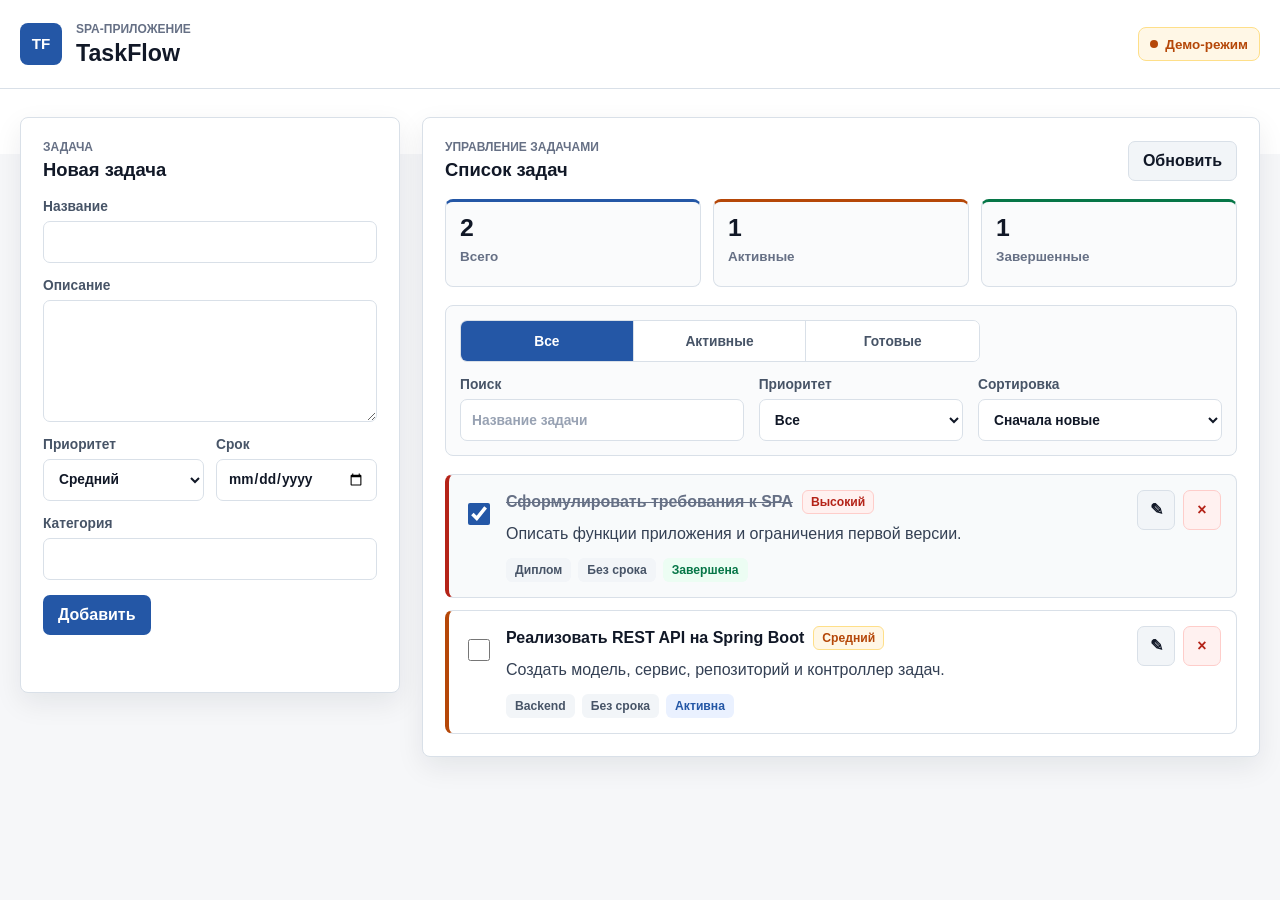
<file: frontend/index.html>
<!doctype html>
<html lang="ru">
<head>
    <meta charset="UTF-8">
    <meta name="viewport" content="width=device-width, initial-scale=1.0">
    <title>TaskFlow SPA</title>
    <link rel="icon" href="data:,">
    <link rel="stylesheet" href="./css/styles.css?v=20260607-controls">
</head>
<body>
    <header class="app-header">
        <div class="header-inner">
            <div class="brand">
                <span class="brand-mark" aria-hidden="true">TF</span>
                <div>
                    <p class="eyebrow">SPA-приложение</p>
                    <h1>TaskFlow</h1>
                </div>
            </div>
            <div class="header-actions">
                <div class="api-status" id="apiStatus">Проверка API</div>
            </div>
        </div>
    </header>

    <main class="app-shell">
        <section class="task-editor" aria-labelledby="formTitle">
            <div class="section-heading">
                <div>
                    <p class="eyebrow">Задача</p>
                    <h2 id="formTitle">Новая задача</h2>
                </div>
            </div>
            <form id="taskForm" class="task-form">
                <input type="hidden" id="taskId">

                <label>
                    <span>Название</span>
                    <input id="title" name="title" type="text" maxlength="150" autocomplete="off" required>
                </label>

                <label>
                    <span>Описание</span>
                    <textarea id="description" name="description" rows="5" maxlength="1000"></textarea>
                </label>

                <div class="form-grid">
                    <label>
                        <span>Приоритет</span>
                        <select id="priority" name="priority">
                            <option value="LOW">Низкий</option>
                            <option value="MEDIUM" selected>Средний</option>
                            <option value="HIGH">Высокий</option>
                        </select>
                    </label>

                    <label>
                        <span>Срок</span>
                        <input id="dueDate" name="dueDate" type="date">
                    </label>
                </div>

                <label>
                    <span>Категория</span>
                    <input id="category" name="category" type="text" maxlength="80" autocomplete="off">
                </label>

                <div class="form-actions">
                    <button type="submit" class="button primary" id="submitButton">Добавить</button>
                    <button type="button" class="button secondary" id="cancelEditButton" hidden>Отмена</button>
                </div>
                <p class="form-error" id="formError" role="alert"></p>
            </form>
        </section>

        <section class="tasks-workspace" aria-labelledby="tasksTitle">
            <div class="toolbar">
                <div>
                    <p class="eyebrow">Управление задачами</p>
                    <h2 id="tasksTitle">Список задач</h2>
                </div>
                <button type="button" class="button secondary" id="reloadButton">Обновить</button>
            </div>

            <div class="stats-grid" id="stats"></div>

            <div class="controls">
                <div class="segmented" role="group" aria-label="Фильтр по статусу">
                    <button type="button" data-status="all" class="active">Все</button>
                    <button type="button" data-status="active">Активные</button>
                    <button type="button" data-status="completed">Готовые</button>
                </div>

                <label class="search-field">
                    <span>Поиск</span>
                    <input id="search" type="search" placeholder="Название задачи">
                </label>

                <label>
                    <span>Приоритет</span>
                    <select id="priorityFilter">
                        <option value="">Все</option>
                        <option value="HIGH">Высокий</option>
                        <option value="MEDIUM">Средний</option>
                        <option value="LOW">Низкий</option>
                    </select>
                </label>

                <label>
                    <span>Сортировка</span>
                    <select id="sort">
                        <option value="createdAt,desc">Сначала новые</option>
                        <option value="createdAt,asc">Сначала старые</option>
                        <option value="dueDate,asc">По сроку</option>
                        <option value="priority,desc">По приоритету</option>
                        <option value="title,asc">По названию</option>
                    </select>
                </label>
            </div>

            <div id="taskList" class="task-list" aria-live="polite"></div>
        </section>
    </main>

    <div class="toast" id="toast" role="status"></div>

    <script type="module" src="./js/app.js"></script>
</body>
</html>
</file>
<file: frontend/css/styles.css>
:root {
    --bg: #f6f7f9;
    --surface: #ffffff;
    --surface-muted: #f2f5f8;
    --surface-soft: #fafbfc;
    --text: #111827;
    --muted: #667085;
    --muted-strong: #475467;
    --line: #d9e0e8;
    --line-strong: #c8d1dc;
    --primary: #2457a6;
    --primary-strong: #193f7c;
    --primary-soft: #eaf1ff;
    --danger: #b42318;
    --danger-soft: #fff1f0;
    --success: #067647;
    --success-soft: #ecfdf3;
    --warning: #b54708;
    --warning-soft: #fff7e6;
    --shadow: 0 10px 28px rgba(16, 24, 40, 0.08);
    --radius: 8px;
}

* {
    box-sizing: border-box;
}

html {
    min-width: 320px;
}

body {
    margin: 0;
    min-height: 100vh;
    background:
        linear-gradient(180deg, #ffffff 0, #ffffff 154px, var(--bg) 154px);
    color: var(--text);
    font-family: Arial, Helvetica, sans-serif;
}

button,
input,
select,
textarea {
    font: inherit;
}

button {
    -webkit-tap-highlight-color: transparent;
}

h1,
h2,
h3,
p {
    margin-top: 0;
}

.app-header {
    background: #ffffff;
    border-bottom: 1px solid var(--line);
}

.header-inner {
    width: min(1240px, calc(100% - 32px));
    min-height: 88px;
    margin: 0 auto;
    display: flex;
    align-items: center;
    justify-content: space-between;
    gap: 24px;
}

.brand {
    display: flex;
    align-items: center;
    gap: 14px;
    min-width: 0;
}

.brand-mark {
    display: inline-flex;
    align-items: center;
    justify-content: center;
    flex: 0 0 auto;
    width: 42px;
    height: 42px;
    border-radius: var(--radius);
    background: var(--primary);
    color: #ffffff;
    font-size: 0.95rem;
    font-weight: 800;
}

.brand h1 {
    margin: 0;
    font-size: 1.45rem;
    line-height: 1.1;
    letter-spacing: 0;
}

.eyebrow {
    margin: 0 0 5px;
    color: var(--muted);
    font-size: 0.75rem;
    font-weight: 800;
    letter-spacing: 0;
    text-transform: uppercase;
}

.header-actions {
    display: flex;
    align-items: center;
    gap: 10px;
}

.api-status {
    display: inline-flex;
    align-items: center;
    justify-content: center;
    min-width: 116px;
    min-height: 34px;
    padding: 7px 11px;
    border: 1px solid var(--line);
    border-radius: var(--radius);
    background: var(--surface-soft);
    color: var(--muted-strong);
    font-size: 0.84rem;
    font-weight: 800;
    white-space: nowrap;
}

.api-status::before {
    content: "";
    width: 8px;
    height: 8px;
    margin-right: 7px;
    border-radius: 50%;
    background: var(--warning);
}

.api-status.server {
    color: var(--success);
    border-color: #b7e3cc;
    background: var(--success-soft);
}

.api-status.server::before {
    background: var(--success);
}

.api-status.demo {
    color: var(--warning);
    border-color: #fedf89;
    background: var(--warning-soft);
}

.api-status.demo::before {
    background: var(--warning);
}

.app-shell {
    width: min(1240px, calc(100% - 32px));
    margin: 28px auto 48px;
    display: grid;
    grid-template-columns: minmax(320px, 380px) minmax(0, 1fr);
    gap: 22px;
    align-items: start;
}

.task-editor,
.tasks-workspace {
    background: var(--surface);
    border: 1px solid var(--line);
    border-radius: var(--radius);
    box-shadow: var(--shadow);
}

.task-editor {
    position: sticky;
    top: 20px;
    padding: 22px;
}

.tasks-workspace {
    min-width: 0;
    padding: 22px;
}

.section-heading {
    display: flex;
    align-items: flex-start;
    justify-content: space-between;
    gap: 16px;
    margin-bottom: 18px;
}

.section-heading h2,
.toolbar h2 {
    margin: 0;
    font-size: 1.15rem;
    line-height: 1.2;
    letter-spacing: 0;
}

.task-form,
.controls {
    display: grid;
    gap: 15px;
}

.form-grid {
    display: grid;
    grid-template-columns: 1fr 1fr;
    gap: 12px;
}

label {
    display: grid;
    gap: 7px;
    min-width: 0;
    color: var(--muted-strong);
    font-size: 0.86rem;
    font-weight: 800;
}

input,
select,
textarea {
    width: 100%;
    min-height: 42px;
    border: 1px solid var(--line);
    border-radius: 7px;
    background: #ffffff;
    color: var(--text);
    padding: 10px 11px;
    outline: none;
    transition: border-color 140ms ease, box-shadow 140ms ease, background 140ms ease;
}

textarea {
    min-height: 118px;
    resize: vertical;
    line-height: 1.45;
}

input::placeholder {
    color: #98a2b3;
}

input:focus,
select:focus,
textarea:focus {
    border-color: var(--primary);
    box-shadow: 0 0 0 3px rgba(36, 87, 166, 0.14);
}

.form-actions,
.toolbar {
    display: flex;
    align-items: center;
    justify-content: space-between;
    gap: 12px;
}

.toolbar {
    margin-bottom: 18px;
}

.button {
    min-height: 40px;
    border: 1px solid transparent;
    border-radius: 7px;
    padding: 9px 14px;
    cursor: pointer;
    font-weight: 800;
    letter-spacing: 0;
    transition: background 140ms ease, border-color 140ms ease, color 140ms ease, transform 140ms ease;
}

.button:active {
    transform: translateY(1px);
}

.button.primary {
    background: var(--primary);
    color: #ffffff;
}

.button.primary:hover {
    background: var(--primary-strong);
}

.button.secondary {
    background: var(--surface-muted);
    color: var(--text);
    border-color: var(--line);
}

.button.secondary:hover {
    background: #e8eef5;
}

.button.danger {
    background: var(--danger-soft);
    color: var(--danger);
    border-color: #fecdca;
}

.button.danger:hover {
    background: #fee4e2;
}

.button.icon {
    display: inline-flex;
    align-items: center;
    justify-content: center;
    min-width: 38px;
    width: 38px;
    padding: 0;
    font-size: 1rem;
    line-height: 1;
}

.button.compact {
    min-height: 36px;
    padding: 7px 10px;
    font-size: 0.84rem;
}

.form-error {
    min-height: 20px;
    margin: 0;
    color: var(--danger);
    font-size: 0.9rem;
    line-height: 1.35;
}

.stats-grid {
    display: grid;
    grid-template-columns: repeat(3, minmax(0, 1fr));
    gap: 12px;
    margin-bottom: 18px;
}

.stat {
    min-height: 88px;
    border: 1px solid var(--line);
    border-radius: var(--radius);
    background: var(--surface-soft);
    padding: 14px;
}

.stat.total {
    border-top: 3px solid var(--primary);
}

.stat.active {
    border-top: 3px solid var(--warning);
}

.stat.completed {
    border-top: 3px solid var(--success);
}

.stat strong {
    display: block;
    color: var(--text);
    font-size: 1.55rem;
    line-height: 1;
}

.stat span {
    display: block;
    margin-top: 8px;
    color: var(--muted);
    font-size: 0.84rem;
    font-weight: 800;
}

.controls {
    grid-template-columns: minmax(240px, 1fr) minmax(160px, 0.72fr) minmax(190px, 0.86fr);
    align-items: end;
    margin-bottom: 18px;
    padding: 14px;
    border: 1px solid var(--line);
    border-radius: var(--radius);
    background: var(--surface-soft);
}

.segmented {
    display: grid;
    grid-template-columns: repeat(3, minmax(0, 1fr));
    grid-column: 1 / -1;
    width: min(520px, 100%);
    min-height: 42px;
    border: 1px solid var(--line);
    border-radius: 7px;
    overflow: hidden;
    background: #ffffff;
}

.segmented button {
    min-width: 0;
    min-height: 40px;
    border: 0;
    border-right: 1px solid var(--line);
    background: #ffffff;
    color: var(--muted-strong);
    cursor: pointer;
    font-size: 0.86rem;
    font-weight: 800;
    white-space: nowrap;
}

.segmented button:last-child {
    border-right: 0;
}

.segmented button.active {
    background: var(--primary);
    color: #ffffff;
}

.task-list {
    display: grid;
    gap: 12px;
}

.task-card {
    display: grid;
    grid-template-columns: 28px minmax(0, 1fr) auto;
    gap: 14px;
    align-items: start;
    border: 1px solid var(--line);
    border-left: 4px solid var(--line-strong);
    border-radius: var(--radius);
    background: #ffffff;
    padding: 15px;
}

.task-card.priority-high {
    border-left-color: var(--danger);
}

.task-card.priority-medium {
    border-left-color: var(--warning);
}

.task-card.priority-low {
    border-left-color: var(--success);
}

.task-card.completed {
    background: #f8fafb;
}

.task-check {
    width: 22px;
    height: 22px;
    margin-top: 3px;
    accent-color: var(--primary);
    cursor: pointer;
}

.task-title-row {
    display: flex;
    align-items: center;
    gap: 9px;
    flex-wrap: wrap;
}

.task-title-row h3 {
    min-width: 0;
    margin: 0;
    font-size: 1rem;
    line-height: 1.35;
    letter-spacing: 0;
    overflow-wrap: anywhere;
}

.task-card.completed h3 {
    color: var(--muted);
    text-decoration: line-through;
}

.task-description {
    margin: 8px 0 12px;
    color: #344054;
    line-height: 1.5;
    overflow-wrap: anywhere;
}

.task-meta {
    display: flex;
    flex-wrap: wrap;
    gap: 7px;
}

.badge {
    display: inline-flex;
    align-items: center;
    min-height: 24px;
    max-width: 100%;
    border: 1px solid transparent;
    border-radius: 6px;
    padding: 3px 8px;
    background: var(--surface-muted);
    color: var(--muted-strong);
    font-size: 0.76rem;
    font-weight: 800;
    overflow-wrap: anywhere;
}

.badge.high {
    background: var(--danger-soft);
    color: var(--danger);
    border-color: #fecdca;
}

.badge.medium {
    background: var(--warning-soft);
    color: var(--warning);
    border-color: #fedf89;
}

.badge.low {
    background: var(--success-soft);
    color: var(--success);
    border-color: #abefc6;
}

.badge.status-completed {
    background: var(--success-soft);
    color: var(--success);
}

.badge.status-active {
    background: var(--primary-soft);
    color: var(--primary);
}

.task-actions {
    display: flex;
    gap: 8px;
}

.empty-state,
.loading-state,
.error-state {
    border: 1px dashed var(--line-strong);
    border-radius: var(--radius);
    padding: 26px;
    color: var(--muted);
    text-align: center;
    background: var(--surface-soft);
}

.error-state {
    color: var(--danger);
    border-color: #fecdca;
    background: #fff8f7;
}

.toast {
    position: fixed;
    right: 22px;
    bottom: 22px;
    max-width: min(360px, calc(100% - 44px));
    padding: 12px 14px;
    background: #111827;
    color: #ffffff;
    border-radius: 7px;
    box-shadow: var(--shadow);
    transform: translateY(80px);
    opacity: 0;
    transition: transform 180ms ease, opacity 180ms ease;
    pointer-events: none;
    z-index: 20;
}

.toast.show {
    transform: translateY(0);
    opacity: 1;
}

@media (max-width: 1140px) {
    .controls {
        grid-template-columns: 1fr 1fr;
    }

    .segmented {
        grid-column: 1 / -1;
    }
}

@media (max-width: 980px) {
    body {
        background: var(--bg);
    }

    .app-shell {
        grid-template-columns: 1fr;
    }

    .task-editor {
        position: static;
    }
}

@media (max-width: 680px) {
    .header-inner {
        width: min(100% - 20px, 1240px);
        min-height: 112px;
        align-items: flex-start;
        flex-direction: column;
        justify-content: center;
        gap: 12px;
    }

    .brand h1 {
        font-size: 1.3rem;
    }

    .app-shell {
        width: min(100% - 20px, 1240px);
        margin-top: 18px;
    }

    .task-editor,
    .tasks-workspace {
        padding: 16px;
    }

    .form-grid,
    .controls,
    .stats-grid {
        grid-template-columns: 1fr;
    }

    .form-actions,
    .toolbar,
    .section-heading {
        align-items: stretch;
        flex-direction: column;
    }

    .toolbar .button,
    .form-actions .button {
        width: 100%;
    }

    .task-card {
        grid-template-columns: 28px minmax(0, 1fr);
    }

    .task-actions {
        grid-column: 1 / -1;
        justify-content: flex-end;
    }

    .segmented {
        grid-template-columns: 1fr;
    }

    .segmented button {
        border-right: 0;
        border-bottom: 1px solid var(--line);
    }

    .segmented button:last-child {
        border-bottom: 0;
    }
}
</file>
